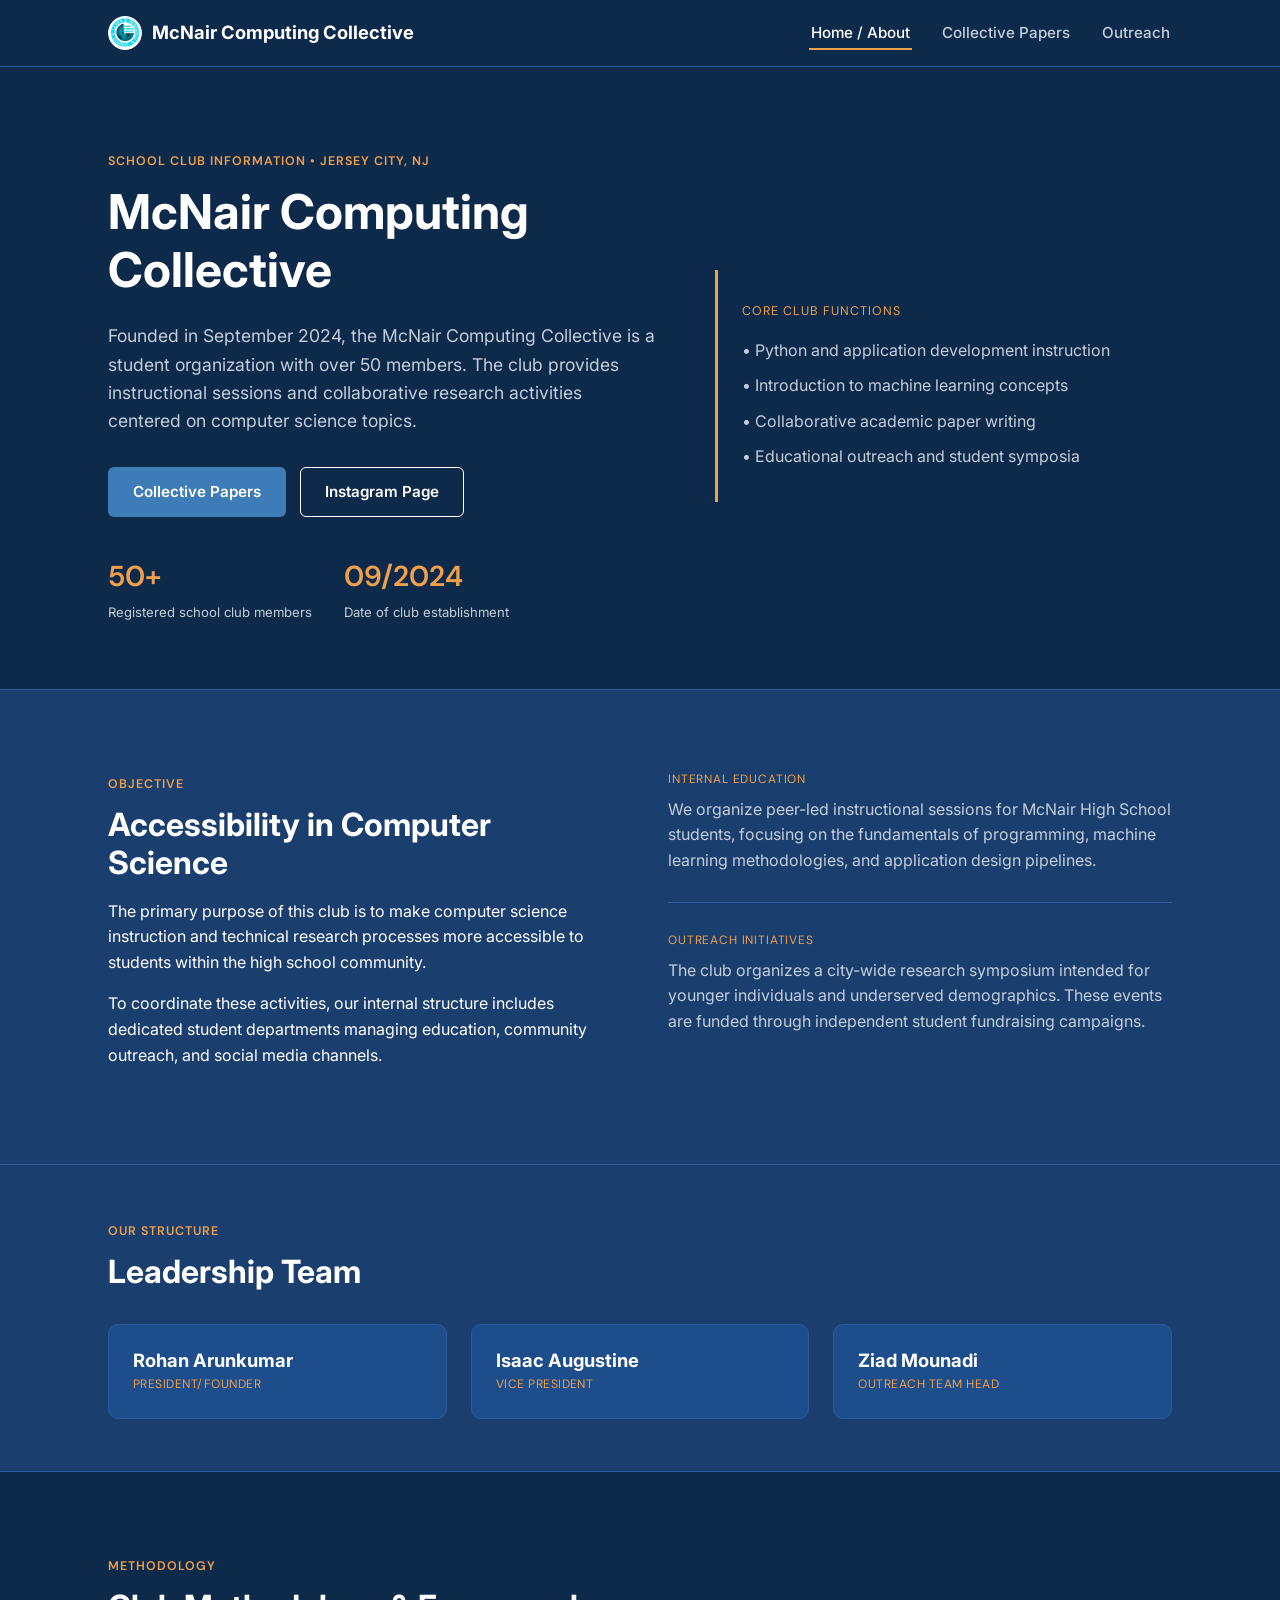
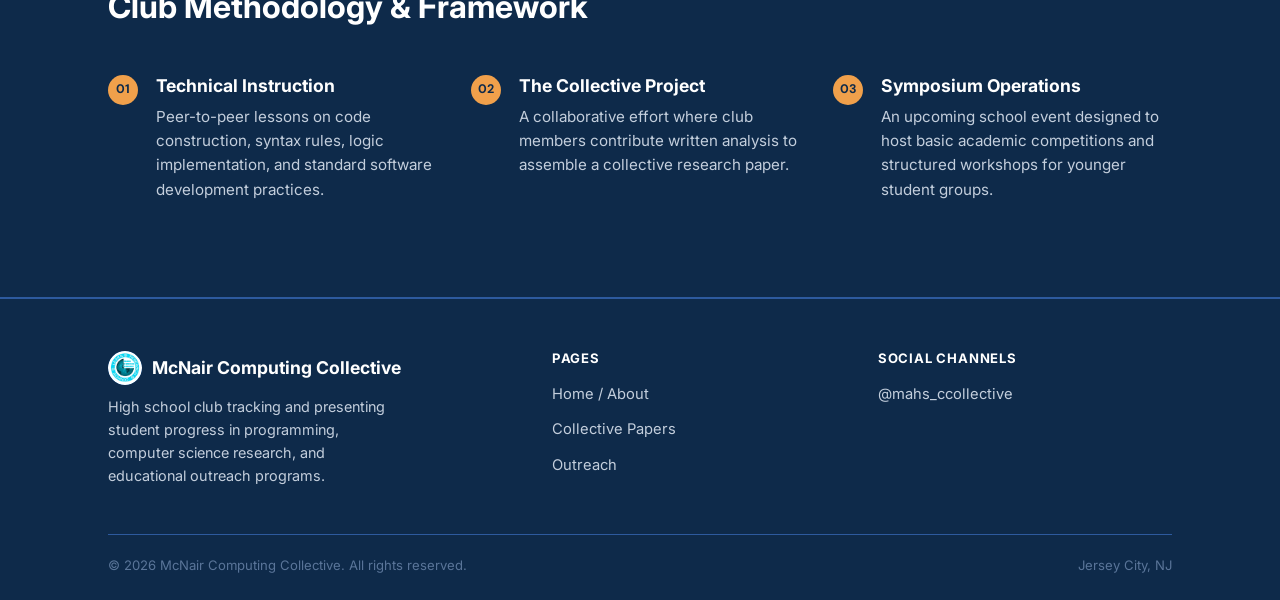
<file: index.html>
<!DOCTYPE html>
<html lang="en">
<head>
<meta charset="UTF-8">
<meta name="viewport" content="width=device-width, initial-scale=1.0">
<title>McNair Computing Collective</title>
<meta name="description" content="Official website of the McNair Computing Collective school club.">
<link rel="preconnect" href="https://fonts.googleapis.com">
<link rel="preconnect" href="https://fonts.gstatic.com" crossorigin>
<link href="https://fonts.googleapis.com/css2?family=Inter:wght@400;500;600;700&family=DM+Sans:wght@400;500;600&display=swap" rel="stylesheet">
<link rel="stylesheet" href="assets/css/style.css">
</head>
<body>
<header class="site-header">
  <nav class="nav">
    <a href="index.html" class="brand">
      <span class="brand-mark">
        <img src="assets/images/logo.png" alt="MCC Logo" style="width: 100%; height: 100%; object-fit: cover; border-radius: 50%;" />
      </span>
      McNair Computing Collective
    </a>
    <button class="nav-toggle" aria-label="Toggle navigation" aria-expanded="false">
      <svg viewBox="0 0 24 24" fill="none" stroke-width="2" stroke-linecap="round"><line x1="3" y1="6" x2="21" y2="6"/><line x1="3" y1="12" x2="21" y2="12"/><line x1="3" y1="18" x2="21" y2="18"/></svg>
    </button>
    <ul class="nav-links">
      <li><a href="index.html" class="active">Home / About</a></li>
      <li><a href="papers.html">Collective Papers</a></li>
      <li><a href="outreach.html">Outreach</a></li>
    </ul>
  </nav>
</header>
<main>
  <section class="hero">
    <div class="hero-inner">
      <div>
        <span class="eyebrow">School Club Information • Jersey City, NJ</span>
        <h1>McNair Computing Collective</h1>
        <p class="lede">Founded in September 2024, the McNair Computing Collective is a student organization with over 50 members. The club provides instructional sessions and collaborative research activities centered on computer science topics.</p>
        <div class="btn-group">
          <a href="papers.html" class="btn btn-primary">Collective Papers</a>
          <a href="https://www.instagram.com/mahs_ccollective/" target="_blank" rel="noopener" class="btn btn-outline">Instagram Page</a>
        </div>
        <div class="hero-stats">
          <div>
            <span class="stat-num">50+</span>
            <span class="stat-label">Registered school club members</span>
          </div>
          <div>
            <span class="stat-num">09/2024</span>
            <span class="stat-label">Date of club establishment</span>
          </div>
        </div>
      </div>
      <div style="padding: 32px 0; border-left: 3px solid var(--accent); padding-left: 24px;">
        <p style="font-family: var(--font-mono); font-size: 0.78rem; text-transform: uppercase; letter-spacing: 0.08em; color: var(--accent); margin-bottom: 16px;">Core Club Functions</p>
        <p style="color: var(--text-muted); margin-bottom: 10px;">• Python and application development instruction</p>
        <p style="color: var(--text-muted); margin-bottom: 10px;">• Introduction to machine learning concepts</p>
        <p style="color: var(--text-muted); margin-bottom: 10px;">• Collaborative academic paper writing</p>
        <p style="color: var(--text-muted); margin-bottom: 0;">• Educational outreach and student symposia</p>
      </div>
    </div>
  </section>
  <section class="section">
    <div class="container">
      <div class="two-col">
        <div>
          <span class="eyebrow">Objective</span>
          <h2>Accessibility in Computer Science</h2>
          <p>The primary purpose of this club is to make computer science instruction and technical research processes more accessible to students within the high school community.</p>
          <p>To coordinate these activities, our internal structure includes dedicated student departments managing education, community outreach, and social media channels.</p>
        </div>
        <div>
          <div style="padding-bottom: 28px; border-bottom: 1px solid var(--line);">
            <p style="font-family: var(--font-mono); font-size: 0.75rem; text-transform: uppercase; letter-spacing: 0.07em; color: var(--accent); margin-bottom: 8px;">Internal Education</p>
            <p style="color: var(--text-muted); margin: 0;">We organize peer-led instructional sessions for McNair High School students, focusing on the fundamentals of programming, machine learning methodologies, and application design pipelines.</p>
          </div>
          <div style="padding-top: 28px;">
            <p style="font-family: var(--font-mono); font-size: 0.75rem; text-transform: uppercase; letter-spacing: 0.07em; color: var(--accent); margin-bottom: 8px;">Outreach Initiatives</p>
            <p style="color: var(--text-muted); margin: 0;">The club organizes a city-wide research symposium intended for younger individuals and underserved demographics. These events are funded through independent student fundraising campaigns.</p>
          </div>
        </div>
      </div>
    </div>
  </section>
  <!-- Leadership Team Section -->
  <section class="section section-tight" style="border-top: 1px solid var(--line);">
    <div class="container">
      <div class="section-head" style="margin-bottom: 32px;">
        <span class="eyebrow">Our Structure</span>
        <h2>Leadership Team</h2>
      </div>
      <div class="grid grid-3">
        <div class="card" style="padding: 24px;">
          <h3 style="margin: 0 0 4px 0; font-size: 1.15rem;">Rohan Arunkumar</h3>
          <p style="font-family: var(--font-mono); font-size: 0.76rem; color: var(--accent); text-transform: uppercase; margin: 0; letter-spacing: 0.04em;">President/Founder</p>
        </div>
        <div class="card" style="padding: 24px;">
          <h3 style="margin: 0 0 4px 0; font-size: 1.15rem;">Isaac Augustine</h3>
          <p style="font-family: var(--font-mono); font-size: 0.76rem; color: var(--accent); text-transform: uppercase; margin: 0; letter-spacing: 0.04em;">Vice President</p>
        </div>
        <div class="card" style="padding: 24px;">
          <h3 style="margin: 0 0 4px 0; font-size: 1.15rem;">Ziad Mounadi</h3>
          <p style="font-family: var(--font-mono); font-size: 0.76rem; color: var(--accent); text-transform: uppercase; margin: 0; letter-spacing: 0.04em;">Outreach Team Head</p>
        </div>
      </div>
    </div>
  </section>
  <section class="section section-alt">
    <div class="container">
      <div class="section-head">
        <span class="eyebrow">Methodology</span>
        <h2>Club Methodology &amp; Framework</h2>
      </div>
      <div class="grid grid-3">
        <div>
          <div class="pillar">
            <span class="pillar-index">01</span>
            <div>
              <h3 style="font-size:1.1rem;">Technical Instruction</h3>
              <p style="color:var(--text-muted); font-size:0.95rem;">Peer-to-peer lessons on code construction, syntax rules, logic implementation, and standard software development practices.</p>
            </div>
          </div>
        </div>
        <div>
          <div class="pillar">
            <span class="pillar-index">02</span>
            <div>
              <h3 style="font-size:1.1rem;">The Collective Project</h3>
              <p style="color:var(--text-muted); font-size:0.95rem;">A collaborative effort where club members contribute written analysis to assemble a collective research paper.</p>
            </div>
          </div>
        </div>
        <div>
          <div class="pillar">
            <span class="pillar-index">03</span>
            <div>
              <h3 style="font-size:1.1rem;">Symposium Operations</h3>
              <p style="color:var(--text-muted); font-size:0.95rem;">An upcoming school event designed to host basic academic competitions and structured workshops for younger student groups.</p>
            </div>
          </div>
        </div>
      </div>
    </div>
  </section>
</main>
<footer class="site-footer">
  <div class="container">
    <div class="footer-grid">
      <div>
        <div class="footer-brand">
          <span class="brand-mark">
            <img src="assets/images/logo.png" alt="MCC Logo" style="width: 100%; height: 100%; object-fit: cover; border-radius: 50%;" />
          </span>
          McNair Computing Collective
        </div>
        <p style="font-size:0.9rem; max-width:32ch;">High school club tracking and presenting student progress in programming, computer science research, and educational outreach programs.</p>
      </div>
      <div>
        <h4>Pages</h4>
        <ul>
          <li><a href="index.html">Home / About</a></li>
          <li><a href="papers.html">Collective Papers</a></li>
          <li><a href="outreach.html">Outreach</a></li>
        </ul>
      </div>
      <div>
        <h4>Social Channels</h4>
        <ul>
          <li><a href="https://www.instagram.com/mahs_ccollective/" target="_blank" rel="noopener">@mahs_ccollective</a></li>
        </ul>
      </div>
    </div>
    <div class="footer-bottom">
      <span>&copy; 2026 McNair Computing Collective. All rights reserved.</span>
      <span>Jersey City, NJ</span>
    </div>
  </div>
</footer>
<script src="assets/js/main.js"></script>
</body>
</html>
</file>
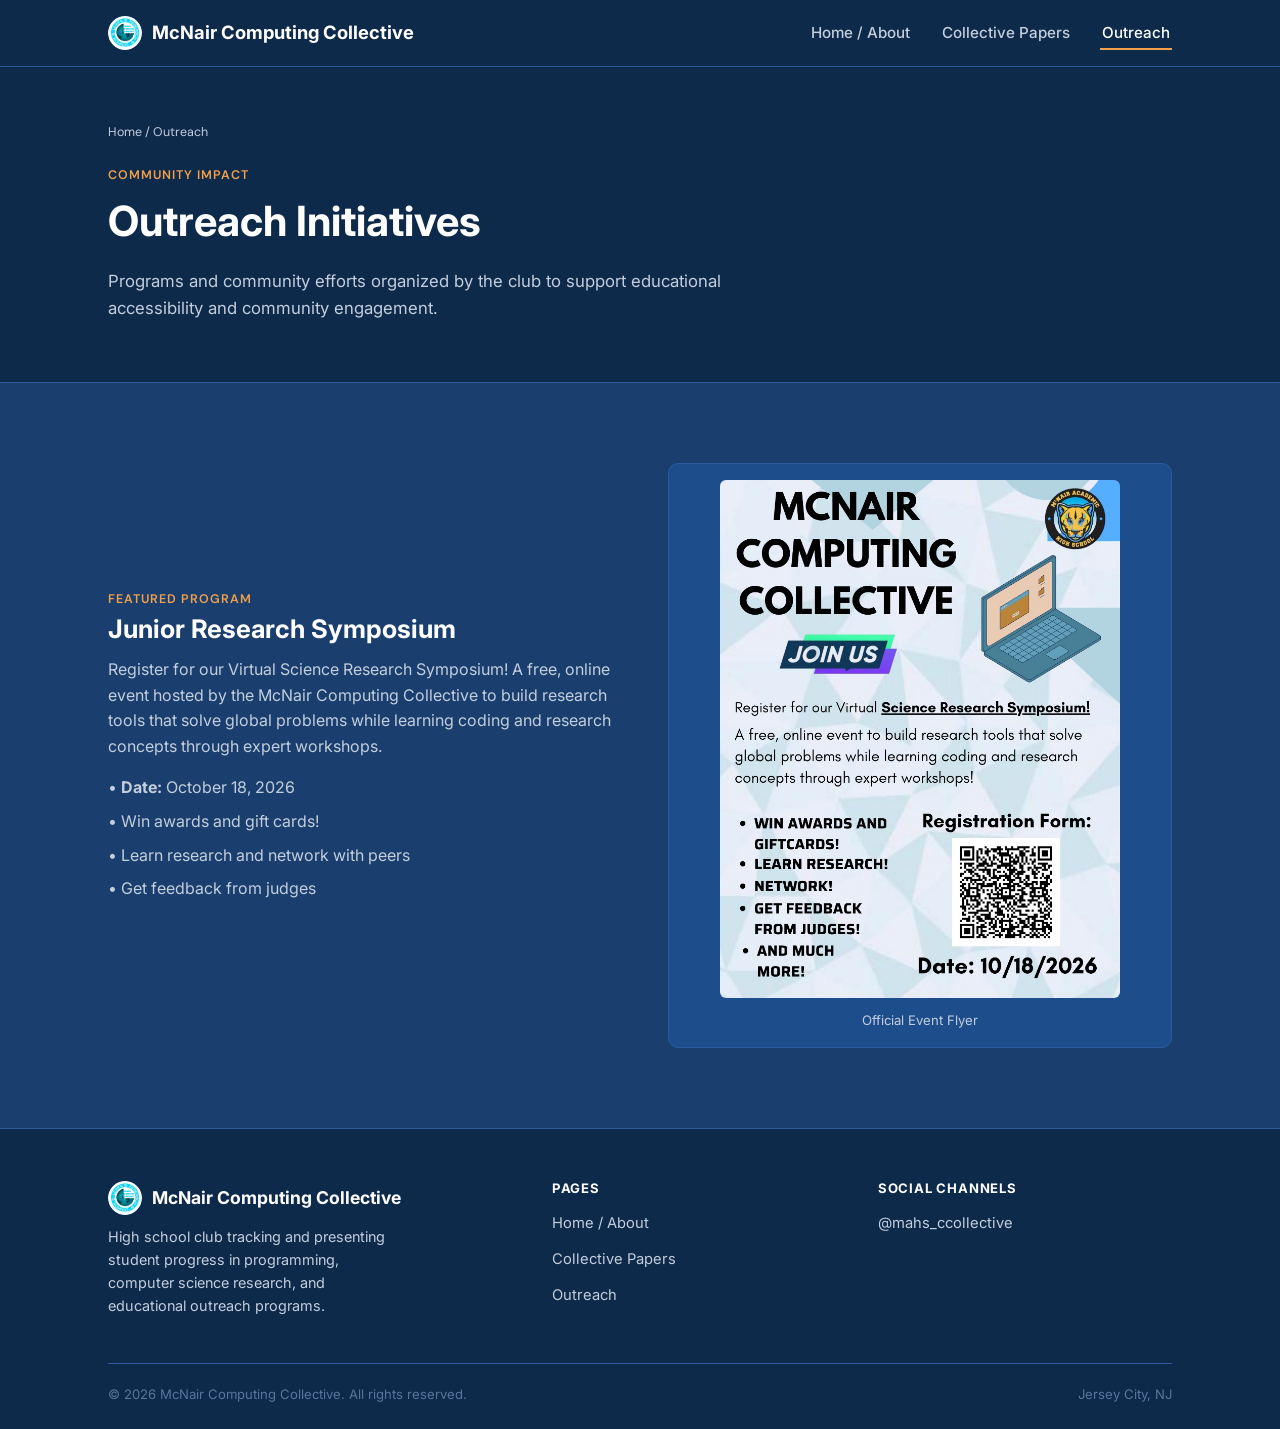
<file: outreach.html>
<!DOCTYPE html>
<html lang="en">
<head>
<meta charset="UTF-8">
<meta name="viewport" content="width=device-width, initial-scale=1.0">
<title>Outreach • MCC</title>
<meta name="description" content="Outreach initiatives of the McNair Computing Collective.">
<link rel="preconnect" href="https://fonts.googleapis.com">
<link rel="preconnect" href="https://fonts.gstatic.com" crossorigin>
<link href="https://fonts.googleapis.com/css2?family=Inter:wght@400;500;600;700&family=DM+Sans:wght@400;500;600&display=swap" rel="stylesheet">
<link rel="stylesheet" href="assets/css/style.css">
</head>
<body>
<header class="site-header">
  <nav class="nav">
    <a href="index.html" class="brand">
      <span class="brand-mark">
        <img src="assets/images/logo.png" alt="MCC Logo" style="width: 100%; height: 100%; object-fit: cover; border-radius: 50%;" />
      </span>
      McNair Computing Collective
    </a>
    <button class="nav-toggle" aria-label="Toggle navigation" aria-expanded="false">
      <svg viewBox="0 0 24 24" fill="none" stroke-width="2" stroke-linecap="round"><line x1="3" y1="6" x2="21" y2="6"/><line x1="3" y1="12" x2="21" y2="12"/><line x1="3" y1="18" x2="21" y2="18"/></svg>
    </button>
    <ul class="nav-links">
      <li><a href="index.html">Home / About</a></li>
      <li><a href="papers.html">Collective Papers</a></li>
      <li><a href="outreach.html" class="active">Outreach</a></li>
    </ul>
  </nav>
</header>
<main>
  <section class="page-hero">
    <div class="container">
      <div class="breadcrumb"><a href="index.html">Home</a> / Outreach</div>
      <span class="eyebrow">Community Impact</span>
      <h1 style="font-size:clamp(1.8rem,4vw,2.6rem);">Outreach Initiatives</h1>
      <p class="lede">Programs and community efforts organized by the club to support educational accessibility and community engagement.</p>
    </div>
  </section>
  <section class="section">
    <div class="container">
      <div class="two-col" style="align-items: center;">
        <div>
          <span class="eyebrow" style="color: var(--accent); margin-bottom: 4px;">Featured Program</span>
          <h2 style="font-size:1.6rem; margin:0 0 12px 0;">Junior Research Symposium</h2>
          <p style="color: var(--text-muted); margin-bottom: 16px;">
            Register for our Virtual Science Research Symposium! A free, online event hosted by the McNair Computing Collective to build research tools that solve global problems while learning coding and research concepts through expert workshops.
          </p>
          <ul style="list-style: none; padding: 0; margin: 0 0 24px 0; display: grid; gap: 8px; color: var(--text-muted);">
            <li>• <strong>Date:</strong> October 18, 2026</li>
            <li>• Win awards and gift cards!</li>
            <li>• Learn research and network with peers</li>
            <li>• Get feedback from judges</li>
          </ul>
        </div>
        <div class="card" style="padding: 16px; text-align: center; background: var(--bg-card);">
          <img src="assets/images/outreach-flyer.png" alt="Junior Research Symposium Flyer" style="border-radius: 6px; width: 100%; max-width: 400px; margin: 0 auto; display: block;" />
          <p style="font-size: 0.82rem; color: var(--text-muted); margin-top: 12px; margin-bottom: 0;">Official Event Flyer</p>
        </div>
      </div>
    </div>
  </section>
</main>
<footer class="site-footer">
  <div class="container">
    <div class="footer-grid">
      <div>
        <div class="footer-brand">
          <span class="brand-mark">
            <img src="assets/images/logo.png" alt="MCC Logo" style="width: 100%; height: 100%; object-fit: cover; border-radius: 50%;" />
          </span>
          McNair Computing Collective
        </div>
        <p style="font-size:0.9rem; max-width:32ch;">High school club tracking and presenting student progress in programming, computer science research, and educational outreach programs.</p>
      </div>
      <div>
        <h4>Pages</h4>
        <ul>
          <li><a href="index.html">Home / About</a></li>
          <li><a href="papers.html">Collective Papers</a></li>
          <li><a href="outreach.html">Outreach</a></li>
        </ul>
      </div>
      <div>
        <h4>Social Channels</h4>
        <ul>
          <li><a href="https://www.instagram.com/mahs_ccollective/" target="_blank" rel="noopener">@mahs_ccollective</a></li>
        </ul>
      </div>
    </div>
    <div class="footer-bottom">
      <span>&copy; 2026 McNair Computing Collective. All rights reserved.</span>
      <span>Jersey City, NJ</span>
    </div>
  </div>
</footer>
<script src="assets/js/main.js"></script>
</body>
</html>
</file>
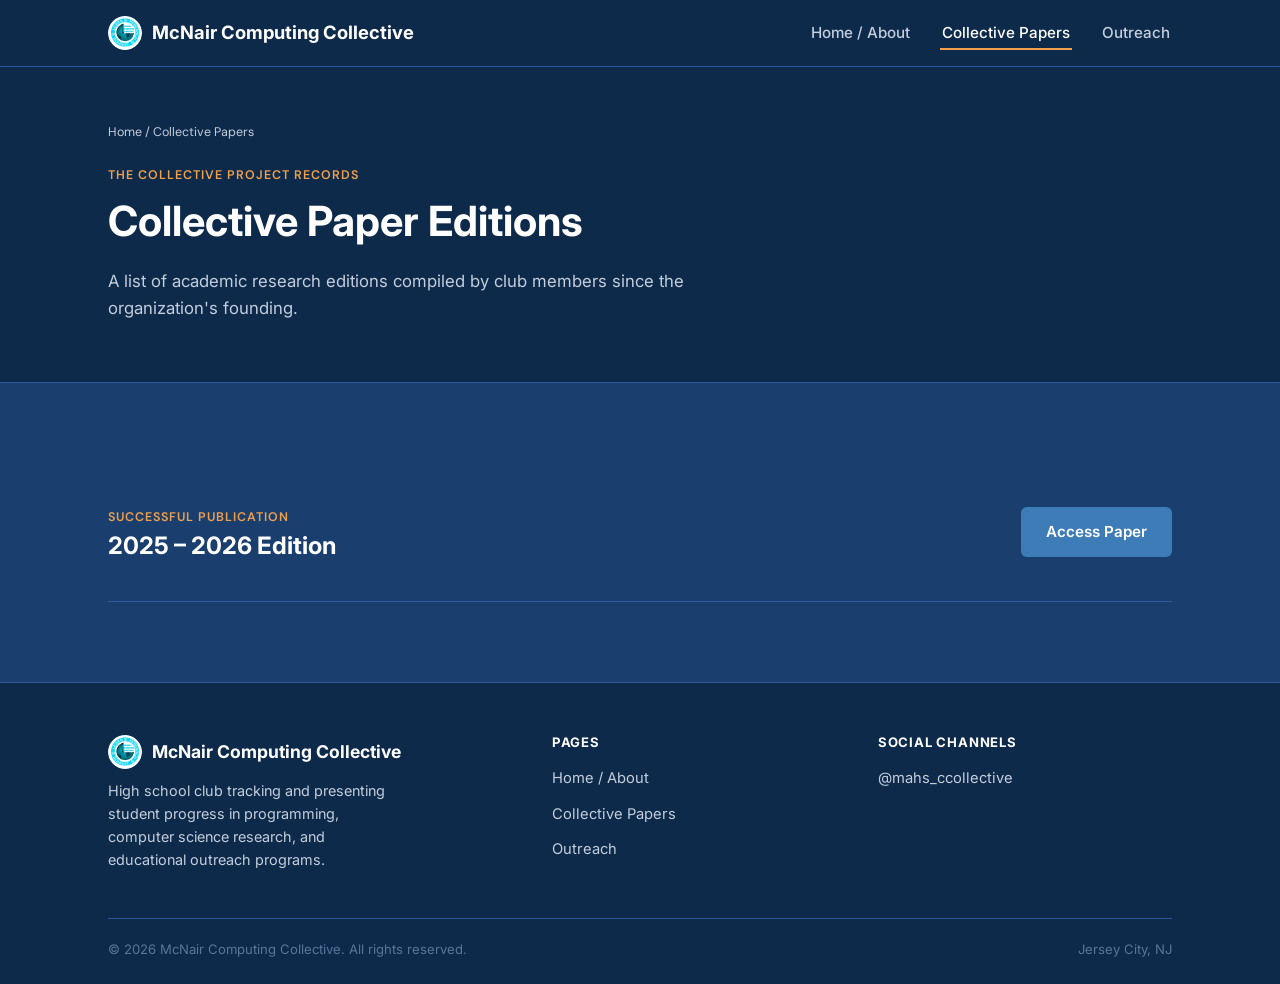
<file: papers.html>
<!DOCTYPE html>
<html lang="en">
<head>
<meta charset="UTF-8">
<meta name="viewport" content="width=device-width, initial-scale=1.0">
<title>Collective Papers • MCC</title>
<meta name="description" content="List of paper archives from the McNair Computing Collective.">
<link rel="preconnect" href="https://fonts.googleapis.com">
<link rel="preconnect" href="https://fonts.gstatic.com" crossorigin>
<link href="https://fonts.googleapis.com/css2?family=Inter:wght@400;500;600;700&family=DM+Sans:wght@400;500;600&display=swap" rel="stylesheet">
<link rel="stylesheet" href="assets/css/style.css">
</head>
<body>
<header class="site-header">
  <nav class="nav">
    <a href="index.html" class="brand">
      <span class="brand-mark">
        <img src="assets/images/logo.png" alt="MCC Logo" style="width: 100%; height: 100%; object-fit: cover; border-radius: 50%;" />
      </span>
      McNair Computing Collective
    </a>
    <button class="nav-toggle" aria-label="Toggle navigation" aria-expanded="false">
      <svg viewBox="0 0 24 24" fill="none" stroke-width="2" stroke-linecap="round"><line x1="3" y1="6" x2="21" y2="6"/><line x1="3" y1="12" x2="21" y2="12"/><line x1="3" y1="18" x2="21" y2="18"/></svg>
    </button>
    <ul class="nav-links">
      <li><a href="index.html">Home / About</a></li>
      <li><a href="papers.html" class="active">Collective Papers</a></li>
      <li><a href="outreach.html">Outreach</a></li>
    </ul>
  </nav>
</header>
<main>
  <section class="page-hero">
    <div class="container">
      <div class="breadcrumb"><a href="index.html">Home</a> / Collective Papers</div>
      <span class="eyebrow">The Collective Project Records</span>
      <h1 style="font-size:clamp(1.8rem,4vw,2.6rem);">Collective Paper Editions</h1>
      <p class="lede">A list of academic research editions compiled by club members since the organization's founding.</p>
    </div>
  </section>
  <section class="section">
    <div class="container">
      <div class="program-row" style="grid-template-columns: 1fr auto; align-items: center; gap: 20px;">
        <div>
          <span class="eyebrow" style="color: var(--accent); margin-bottom: 4px;">Successful Publication</span>
          <h2 style="font-size:1.5rem; margin:0;">2025 – 2026 Edition</h2>
        </div>
        <div>
          <a href="https://docs.google.com/document/d/1_dIXPccmaF_wUm0f33ViWXhSDI-Do9W2lE1HstPYKN0/edit?usp=sharing" target="_blank" rel="noopener" class="btn btn-primary">Access Paper</a>
        </div>
      </div>
    </div>
  </section>
</main>
<footer class="site-footer">
  <div class="container">
    <div class="footer-grid">
      <div>
        <div class="footer-brand">
          <span class="brand-mark">
            <img src="assets/images/logo.png" alt="MCC Logo" style="width: 100%; height: 100%; object-fit: cover; border-radius: 50%;" />
          </span>
          McNair Computing Collective
        </div>
        <p style="font-size:0.9rem; max-width:32ch;">High school club tracking and presenting student progress in programming, computer science research, and educational outreach programs.</p>
      </div>
      <div>
        <h4>Pages</h4>
        <ul>
          <li><a href="index.html">Home / About</a></li>
          <li><a href="papers.html">Collective Papers</a></li>
          <li><a href="outreach.html">Outreach</a></li>
        </ul>
      </div>
      <div>
        <h4>Social Channels</h4>
        <ul>
          <li><a href="https://www.instagram.com/mahs_ccollective/" target="_blank" rel="noopener">@mahs_ccollective</a></li>
        </ul>
      </div>
    </div>
    <div class="footer-bottom">
      <span>&copy; 2026 McNair Computing Collective. All rights reserved.</span>
      <span>Jersey City, NJ</span>
    </div>
  </div>
</footer>
<script src="assets/js/main.js"></script>
</body>
</html>
</file>
<file: assets/css/style.css>
/* =========================================================
   ASCEND Academy v2
   Palette: blue background, white text
   Type: Inter throughout (no serif)
   ========================================================= */
:root {
  --bg: #1A3F6F;
  --bg-dark: #0E2A4A;
  --bg-card: #1E4D8C;
  --bg-card-alt: #245694;
  --blue-light: #3E7CB8;
  --blue-pale: #2a5fa8;
  --white: #FFFFFF;
  --text-muted: #c3cedc;
  --line: #2d5a9e;
  --accent: #f0a04b;
  --font-body: "Inter", -apple-system, BlinkMacSystemFont, "Segoe UI", sans-serif;
  --font-mono: "DM Sans", "Inter", sans-serif;
  --max-width: 1120px;
  --radius: 6px;
}
* { box-sizing: border-box; }
html { scroll-behavior: smooth; }
body {
  margin: 0;
  font-family: var(--font-body);
  color: var(--white);
  background: var(--bg);
  line-height: 1.6;
  font-size: 16px;
}
h1, h2, h3, h4 {
  font-family: var(--font-body);
  font-weight: 700;
  line-height: 1.2;
  margin: 0 0 0.5em 0;
  color: var(--white);
}
h1 { font-size: clamp(2rem, 5vw, 3rem); }
h2 { font-size: clamp(1.5rem, 3vw, 2rem); }
h3 { font-size: 1.2rem; }
p { margin: 0 0 1em 0; }
a { color: var(--accent); text-decoration: none; }
a:hover { text-decoration: underline; }
a:focus-visible, button:focus-visible, input:focus-visible, textarea:focus-visible {
  outline: 2px solid var(--accent);
  outline-offset: 3px;
}
img { max-width: 100%; display: block; }
.container {
  max-width: var(--max-width);
  margin: 0 auto;
  padding: 0 28px;
}
.eyebrow {
  font-family: var(--font-mono);
  font-size: 0.78rem;
  letter-spacing: 0.08em;
  text-transform: uppercase;
  color: var(--accent);
  font-weight: 600;
  display: inline-block;
  margin-bottom: 0.9em;
}
.site-header {
  background: var(--bg-dark);
  border-bottom: 1px solid var(--line);
  position: sticky;
  top: 0;
  z-index: 50;
}
.nav {
  display: flex;
  align-items: center;
  justify-content: space-between;
  padding: 16px 28px;
  max-width: var(--max-width);
  margin: 0 auto;
}
.brand {
  display: flex;
  align-items: center;
  gap: 10px;
  font-weight: 700;
  font-size: 1.15rem;
  color: var(--white);
}
.brand:hover { text-decoration: none; color: var(--white); }
.brand-mark {
  width: 34px;
  height: 34px;
  border-radius: 50%;
  background: var(--blue-light);
  display: grid;
  place-items: center;
  flex-shrink: 0;
  overflow: hidden;
}
.brand-mark svg { width: 18px; height: 18px; }
.nav-links {
  display: flex;
  align-items: center;
  gap: 28px;
  list-style: none;
  margin: 0;
  padding: 0;
}
.nav-links a {
  color: var(--text-muted);
  font-size: 0.95rem;
  font-weight: 500;
  padding: 6px 2px;
  border-bottom: 2px solid transparent;
}
.nav-links a:hover, .nav-links a.active {
  color: var(--white);
  text-decoration: none;
  border-bottom-color: var(--accent);
}
.nav-toggle {
  display: none;
  background: none;
  border: 1px solid var(--line);
  border-radius: var(--radius);
  padding: 8px 10px;
  cursor: pointer;
}
.nav-toggle svg { width: 20px; height: 20px; stroke: var(--white); }
@media (max-width: 820px) {
  .nav-toggle { display: inline-flex; }
  .nav-links {
    position: absolute;
    top: 100%;
    left: 0;
    right: 0;
    background: var(--bg-dark);
    border-bottom: 1px solid var(--line);
    flex-direction: column;
    align-items: flex-start;
    gap: 0;
    padding: 8px 28px 18px;
    display: none;
  }
  .nav-links.open { display: flex; }
  .nav-links li { width: 100%; }
  .nav-links a {
    display: block;
    width: 100%;
    padding: 12px 0;
    border-bottom: 1px solid var(--line);
  }
}
.btn {
  display: inline-flex;
  align-items: center;
  gap: 8px;
  font-family: var(--font-body);
  font-weight: 600;
  font-size: 0.95rem;
  padding: 12px 24px;
  border-radius: var(--radius);
  border: 1px solid transparent;
  cursor: pointer;
  transition: background 0.15s ease, color 0.15s ease;
  text-decoration: none;
}
.btn-primary {
  background: var(--blue-light);
  color: var(--white);
}
.btn-primary:hover { background: var(--accent); color: var(--white); text-decoration: none; }
.btn-outline {
  background: transparent;
  border-color: var(--white);
  color: var(--white);
}
.btn-outline:hover { background: var(--white); color: var(--bg-dark); text-decoration: none; }
.btn-group {
  display: flex;
  gap: 14px;
  flex-wrap: wrap;
}
.hero {
  background: var(--bg-dark);
  border-bottom: 1px solid var(--line);
}
.hero-inner {
  max-width: var(--max-width);
  margin: 0 auto;
  padding: 80px 28px 64px;
  display: grid;
  grid-template-columns: 1.1fr 0.9fr;
  gap: 48px;
  align-items: center;
}
@media (max-width: 880px) {
  .hero-inner { grid-template-columns: 1fr; padding: 52px 24px 44px; }
}
.hero h1 { margin-bottom: 0.5em; }
.hero .lede {
  font-size: 1.1rem;
  color: var(--text-muted);
  max-width: 50ch;
  margin-bottom: 1.8em;
}
.hero-stats {
  display: flex;
  gap: 32px;
  margin-top: 36px;
  flex-wrap: wrap;
}
.stat-num {
  font-family: var(--font-mono);
  font-size: 1.8rem;
  font-weight: 600;
  color: var(--accent);
  display: block;
}
.stat-label {
  font-size: 0.82rem;
  color: var(--text-muted);
  max-width: 18ch;
}
.section { padding: 80px 0; }
.section-tight { padding: 52px 0; }
.section-alt {
  background: var(--bg-dark);
  border-top: 1px solid var(--line);
  border-bottom: 1px solid var(--line);
}
.section-head {
  max-width: 640px;
  margin-bottom: 48px;
}
.section-head p { color: var(--text-muted); }
.grid { display: grid; gap: 24px; }
.grid-3 { grid-template-columns: repeat(3, 1fr); }
.grid-2 { grid-template-columns: repeat(2, 1fr); }
@media (max-width: 880px) {
  .grid-3, .grid-2 { grid-template-columns: 1fr; }
}
.card {
  background: var(--bg-card);
  border: 1px solid var(--line);
  border-radius: 10px;
  padding: 28px;
}
.card h3 { margin-bottom: 0.4em; }
.card p { color: var(--text-muted); margin-bottom: 0; font-size: 0.95rem; }
.program-row {
  display: grid;
  grid-template-columns: 220px 1fr;
  gap: 36px;
  padding: 40px 0;
  border-bottom: 1px solid var(--line);
}
@media (max-width: 760px) {
  .program-row { grid-template-columns: 1fr; gap: 14px; }
}
.site-footer {
  background: var(--bg-dark);
  border-top: 1px solid var(--line);
  color: var(--text-muted);
  padding: 52px 0 24px;
}
.footer-grid {
  display: grid;
  grid-template-columns: 1.4fr 1fr 1fr;
  gap: 32px;
  padding-bottom: 32px;
  border-bottom: 1px solid var(--line);
}
@media (max-width: 760px) {
  .footer-grid { grid-template-columns: 1fr 1fr; }
}
.footer-brand {
  display: flex;
  align-items: center;
  gap: 10px;
  font-weight: 700;
  font-size: 1.1rem;
  color: var(--white);
  margin-bottom: 10px;
}
.site-footer h4 {
  color: var(--white);
  font-size: 0.82rem;
  text-transform: uppercase;
  letter-spacing: 0.06em;
  margin-bottom: 14px;
}
.site-footer ul {
  list-style: none;
  margin: 0;
  padding: 0;
  display: grid;
  gap: 10px;
}
.site-footer a { color: var(--text-muted); font-size: 0.92rem; }
.site-footer a:hover { color: var(--white); text-decoration: none; }
.footer-bottom {
  display: flex;
  justify-content: space-between;
  align-items: center;
  flex-wrap: wrap;
  gap: 12px;
  padding-top: 20px;
  font-size: 0.82rem;
  color: #5a7599;
}
.page-hero {
  padding: 56px 0 44px;
  border-bottom: 1px solid var(--line);
  background: var(--bg-dark);
}
.breadcrumb {
  font-family: var(--font-mono);
  font-size: 0.78rem;
  color: var(--text-muted);
  margin-bottom: 18px;
}
.breadcrumb a { color: var(--text-muted); }
.breadcrumb a:hover { color: var(--white); text-decoration: none; }
.lede {
  font-size: 1.05rem;
  color: var(--text-muted);
  max-width: 56ch;
}
.two-col {
  display: grid;
  grid-template-columns: 1fr 1fr;
  gap: 56px;
  align-items: start;
}
@media (max-width: 880px) {
  .two-col { grid-template-columns: 1fr; gap: 32px; }
}
.pillar { display: flex; gap: 18px; align-items: flex-start; }
.pillar-index {
  font-family: var(--font-mono);
  font-size: 0.78rem;
  color: var(--bg-dark);
  background: var(--accent);
  width: 30px;
  height: 30px;
  border-radius: 50%;
  display: grid;
  place-items: center;
  flex-shrink: 0;
  font-weight: 700;
}
</file>
